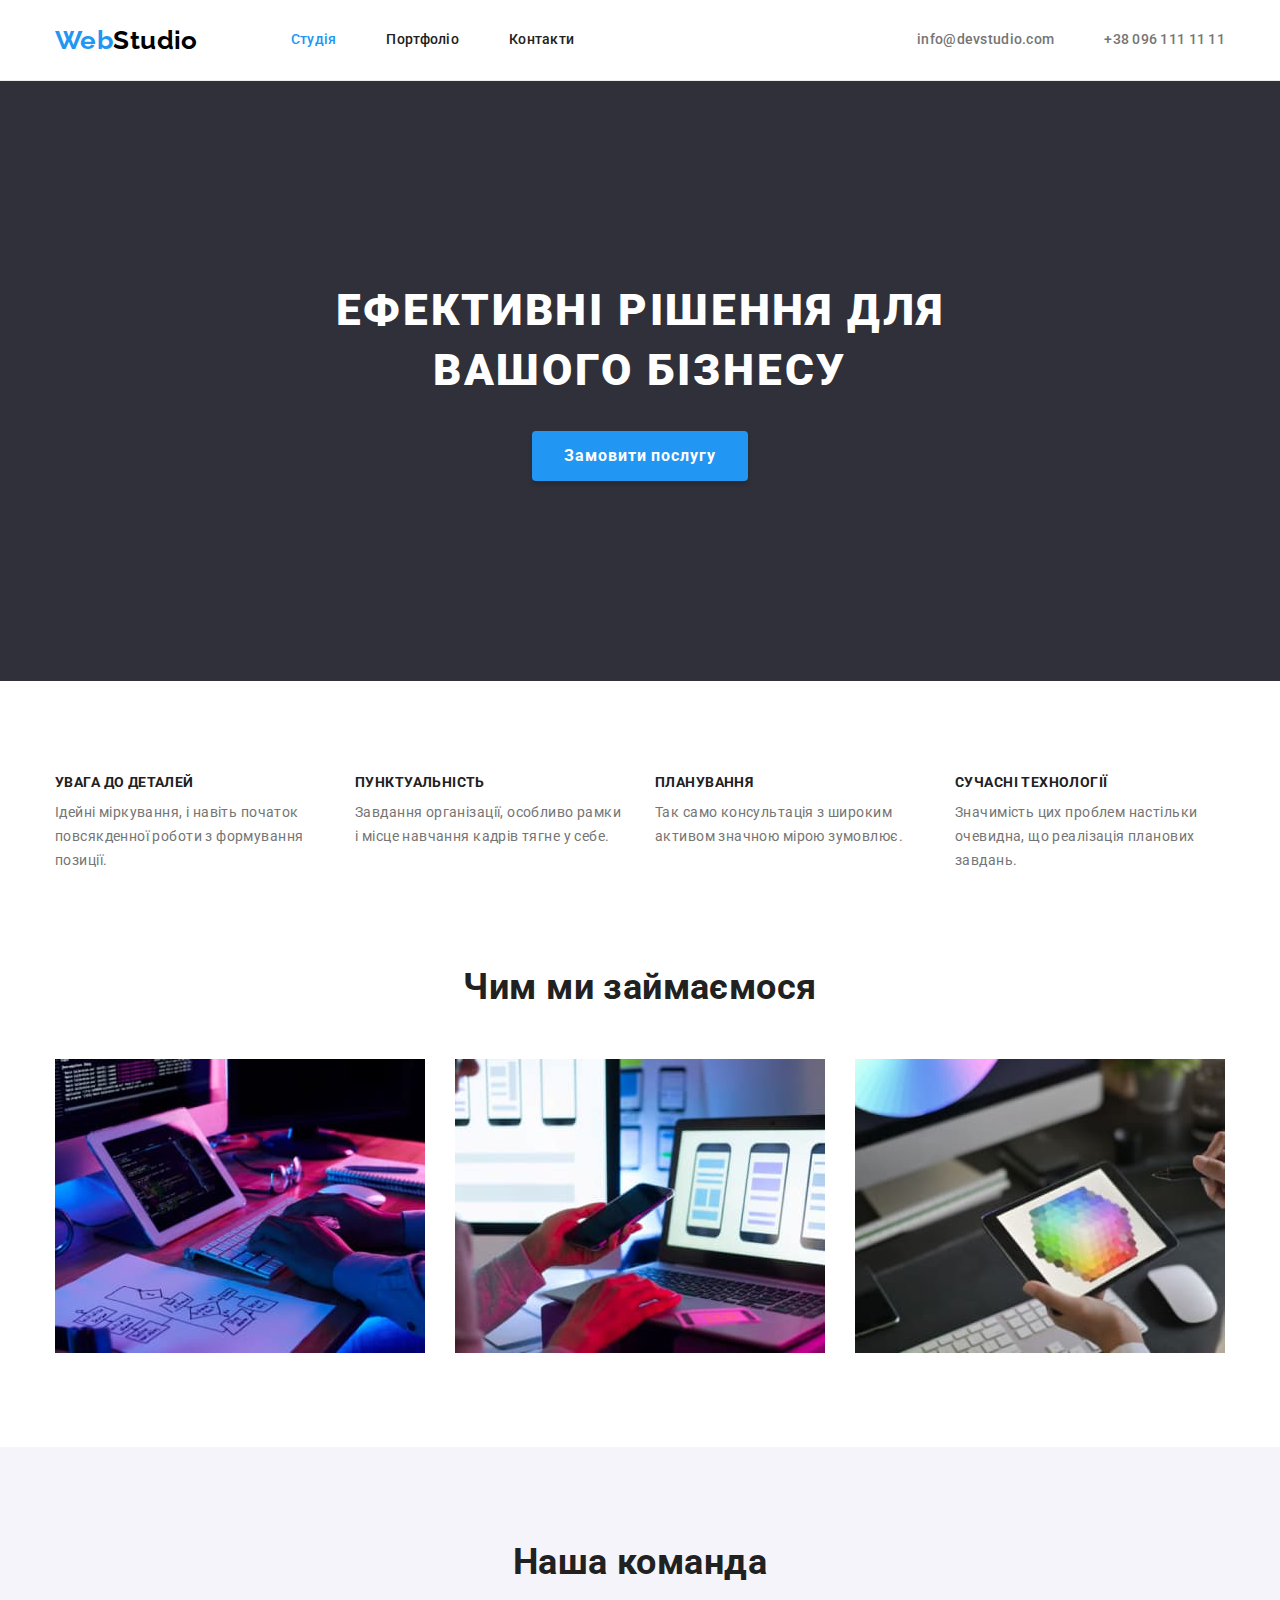
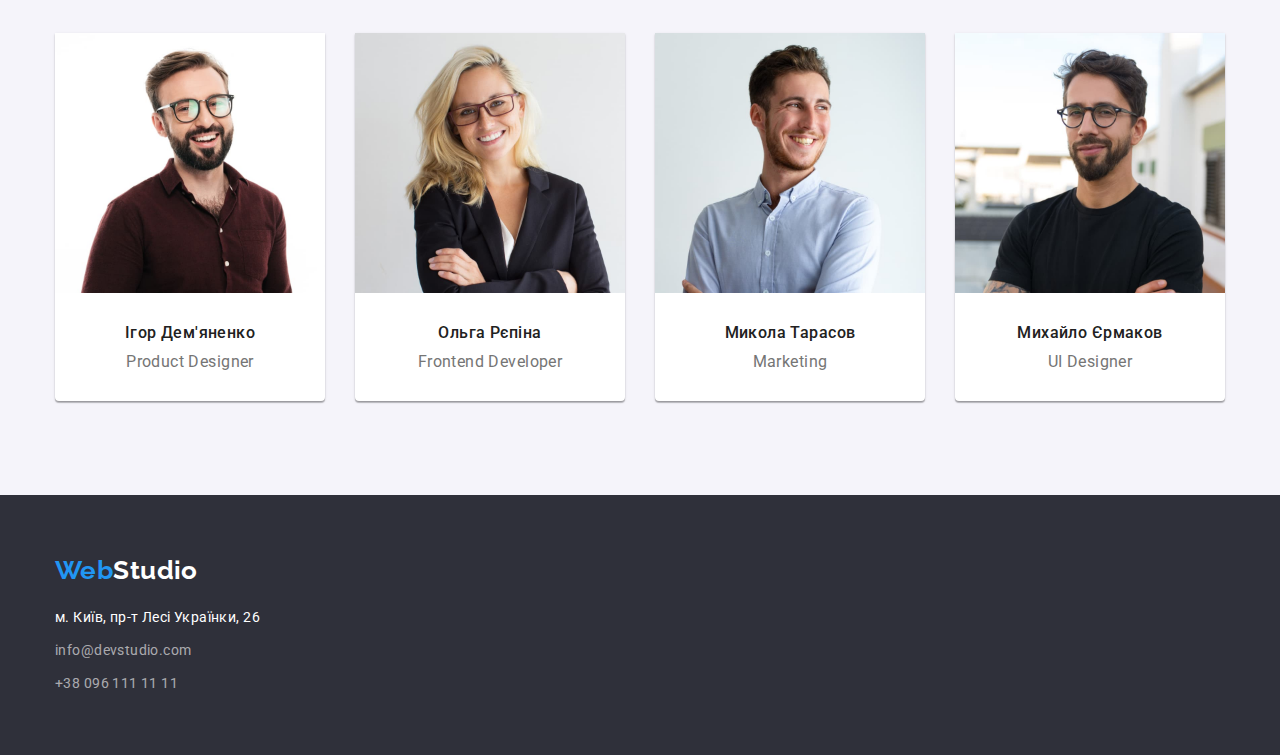
<file: index.html>
<!DOCTYPE html>
<html lang="uk">
  <head>
    <meta charset="UTF-8" />
    <meta http-equiv="X-UA-Compatible" content="IE=edge" />
    <meta name="viewport" content="width=device-width, initial-scale=1.0" />
    <title>Студія</title>
    <link rel="preconnect" href="https://fonts.googleapis.com" />
    <link rel="preconnect" href="https://fonts.gstatic.com" crossorigin />
    <link
      href="https://fonts.googleapis.com/css2?family=Raleway:wght@700&family=Roboto:wght@400;500;700;900&display=swap"
      rel="stylesheet"
    />
    <link
      rel="stylesheet"
      href="https://cdnjs.cloudflare.com/ajax/libs/modern-normalize/1.1.0/modern-normalize.min.css"
    />
    <link rel="stylesheet" href="./css/style.css" />
  </head>
  <body>
    <!-- Header -->
    <header class="page-header header-portfolio">
      <div class="container header-nav">
        <a href="" class="logo-text link"
          ><span class="logo">Web</span>Studio</a
        >

        <nav class="navigation">
          <ul class="site-nav list">
            <li class="item">
              <a href="./index.html" class="link active">Студія</a>
            </li>
            <li class="item">
              <a href="./portfolio.html" class="link">Портфоліо</a>
            </li>
            <li class="item"><a href="" class="link">Контакти</a></li>
          </ul>
        </nav>
        <ul class="auth-nav list">
          <li class="item">
            <a href="mailto:info@devstudio.com" class="link"
              >info@devstudio.com</a
            >
          </li>
          <li class="item">
            <a href="tel:+380961111111" class="link"> +38 096 111 11 11</a>
          </li>
        </ul>
      </div>
    </header>
    <!-- Main -->
    <main>
      <section class="section-block">
        <div class="container">
          <h1 class="hero">Ефективні рішення для вашого бізнесу</h1>
          <button type="button" class="hero-btn">Замовити послугу</button>
        </div>
      </section>

      <section class="section section-properties">
        <div class="container">
          <!-- Hidden -->
          <h2 class="visually-hidden">Наші переваги</h2>
          <ul class="properties list">
            <li class="item">
              <h3 class="properties-title">УВАГА ДО ДЕТАЛЕЙ</h3>
              <p class="properties-text">
                Ідейні міркування, і навіть початок повсякденної роботи з
                формування позиції.
              </p>
            </li>
            <li class="item">
              <h3 class="properties-title">ПУНКТУАЛЬНІСТЬ</h3>
              <p class="properties-text">
                Завдання організації, особливо рамки і місце навчання кадрів
                тягне у себе.
              </p>
            </li>
            <li class="item">
              <h3 class="properties-title">ПЛАНУВАННЯ</h3>
              <p class="properties-text">
                Так само консультація з широким активом значною мірою зумовлює.
              </p>
            </li>
            <li class="item">
              <h3 class="properties-title">СУЧАСНІ ТЕХНОЛОГІЇ</h3>
              <p class="properties-text">
                Значимість цих проблем настільки очевидна, що реалізація
                планових завдань.
              </p>
            </li>
          </ul>
        </div>
      </section>
      <section class="section section-project">
        <div class="container">
          <h2 class="project-title works">Чим ми займаємося</h2>
          <ul class="project-works list">
            <li class="item">
              <img src="./images/develop.jpg" alt="розробка" width="370" />
            </li>
            <li class="item">
              <img src="./images/testing.jpg" alt="тестування" width="370" />
            </li>
            <li class="item">
              <img src="./images/design.jpg" alt="дизайн" width="370" />
            </li>
          </ul>
        </div>
      </section>
      <section class="section section-team">
        <div class="container">
          <h2 class="project-title team">Наша команда</h2>
          <ul class="list team-block">
            <li class="team-card">
              <img
                class="photo"
                src="./images/ihor.jpg"
                alt="Ігор Дем'яненко"
                width="270"
              />
              <div class="details">
                <h3 class="team-name">Ігор Дем'яненко</h3>
                <p class="team-technician">Product Designer</p>
              </div>
            </li>
            <li class="team-card">
              <img
                class="photo"
                src="./images/olga.jpg"
                alt="Ольга Рєпіна"
                width="270"
              />
              <div class="details">
                <h3 class="team-name">Ольга Рєпіна</h3>
                <p class="team-technician">Frontend Developer</p>
              </div>
            </li>
            <li class="team-card">
              <img
                class="photo"
                src="./images/mikolai.jpg"
                alt="Микола Тарасов"
                width="270"
              />
              <div class="details">
                <h3 class="team-name">Микола Тарасов</h3>
                <p class="team-technician">Marketing</p>
              </div>
            </li>
            <li class="team-card">
              <img
                class="photo"
                src="./images/michael.jpg"
                alt="Михайло Єрмаков"
                width="270"
              />
              <div class="details">
                <h3 class="team-name">Михайло Єрмаков</h3>
                <p class="team-technician">UI Designer</p>
              </div>
            </li>
          </ul>
        </div>
      </section>
    </main>
    <!-- Footer -->
    <footer class="footer">
      <div class="container">
        <a href="" class="logo-text logo-footer link"
          ><span class="logo">Web</span>Studio</a
        >
        <address class="address-section">
          <ul class="address list">
            <li class="item">
              <a
                href="https://goo.gl/maps/CPtrU1FHBa2aNyZL9"
                target="_blank"
                rel="noopener noreferrer nofollow"
                class="link location"
                >м. Київ, пр-т Лесі Українки, 26</a
              >
            </li>
            <li class="item">
              <a href="mailto:info@devstudio.com" class="link footer-contact"
                >info@devstudio.com</a
              >
            </li>
            <li class="item">
              <a href="tel:+380961111111" class="link footer-contact">
                +38 096 111 11 11</a
              >
            </li>
          </ul>
        </address>
      </div>
    </footer>
  </body>
</html>
</file>
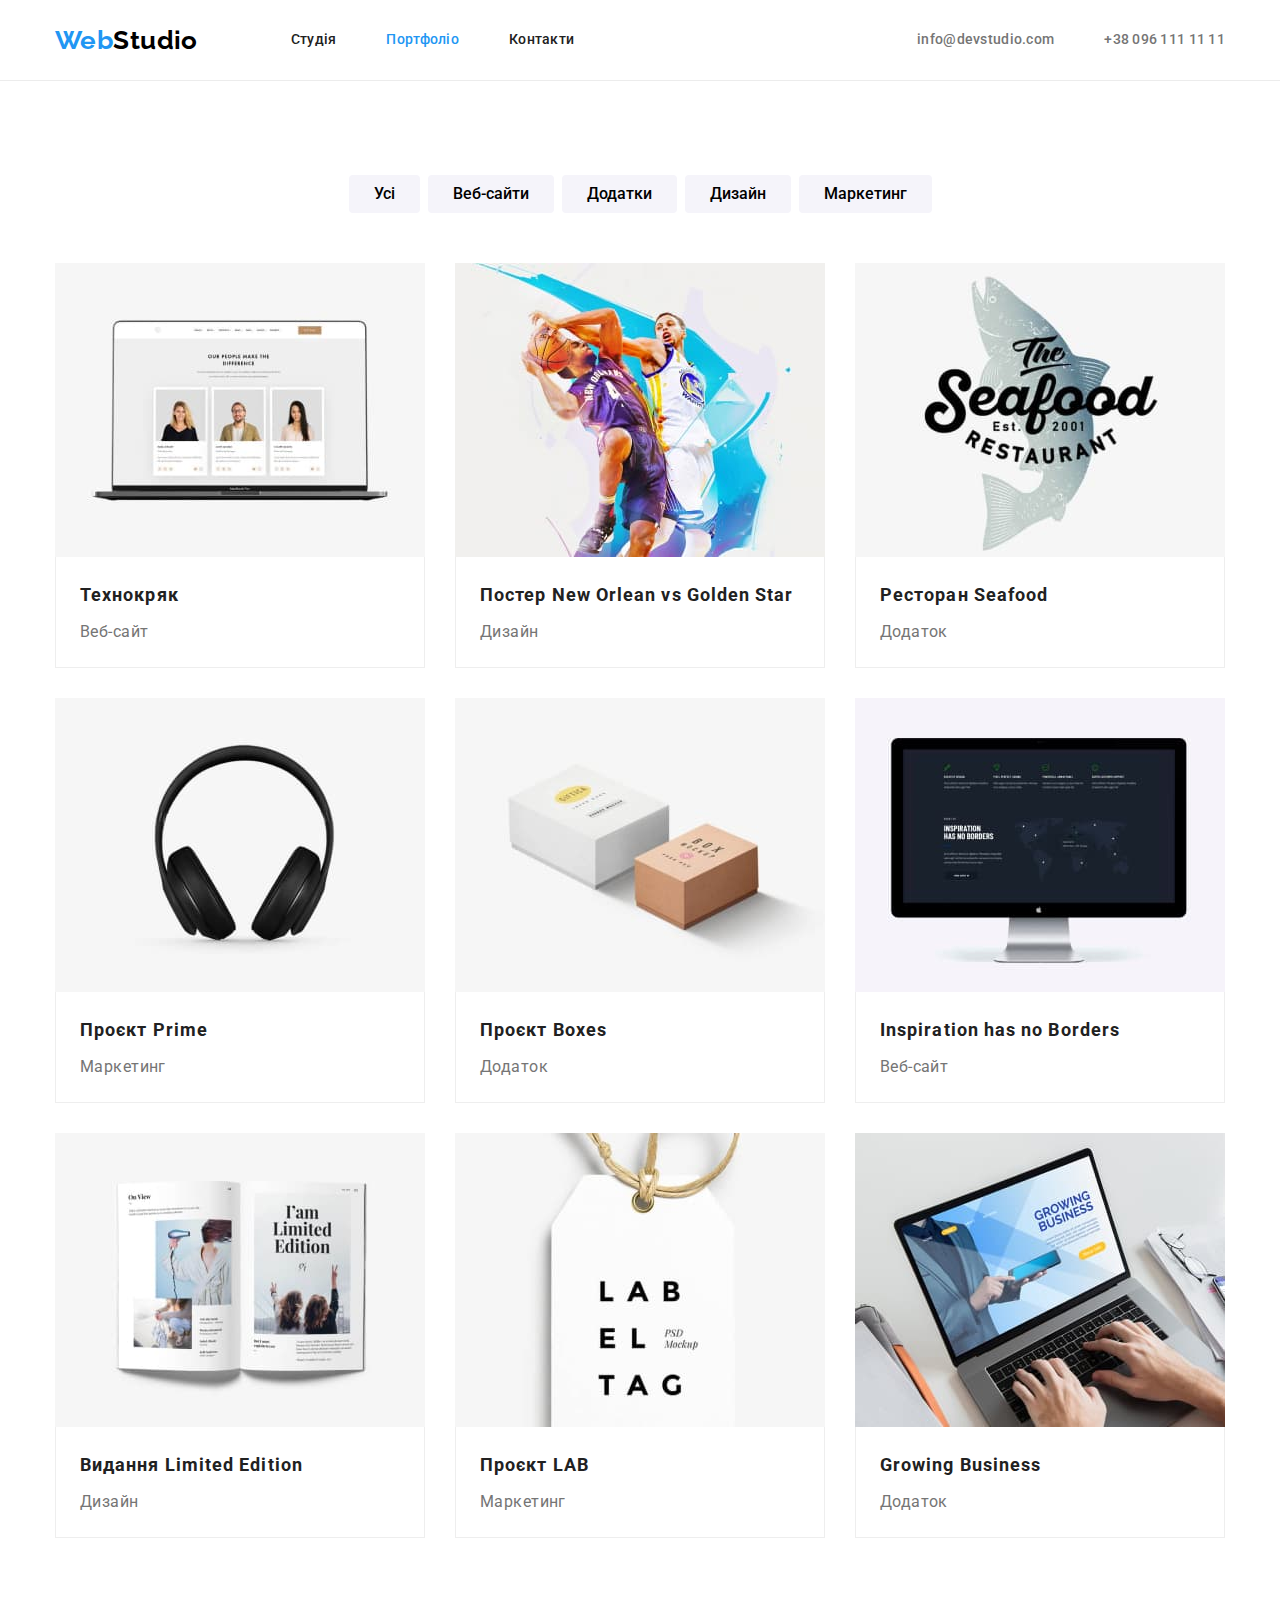
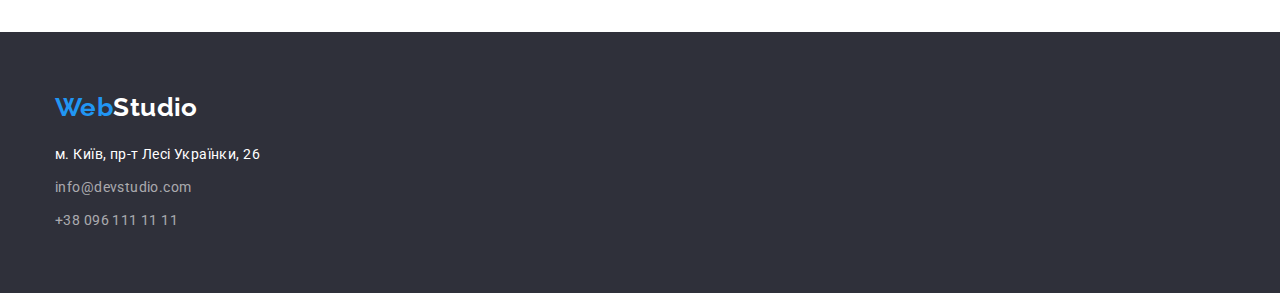
<file: portfolio.html>
<!DOCTYPE html>
<html lang="uk">
  <head>
    <meta charset="UTF-8" />
    <meta http-equiv="X-UA-Compatible" content="IE=edge" />
    <meta name="viewport" content="width=device-width, initial-scale=1.0" />
    <title>Портфоліо</title>
    <link rel="preconnect" href="https://fonts.googleapis.com" />
    <link rel="preconnect" href="https://fonts.gstatic.com" crossorigin />
    <link
      href="https://fonts.googleapis.com/css2?family=Raleway:wght@700&family=Roboto:wght@400;500;700;900&display=swap"
      rel="stylesheet"
    />
    <link
      rel="stylesheet"
      href="https://cdnjs.cloudflare.com/ajax/libs/modern-normalize/1.1.0/modern-normalize.min.css"
    />
    <link rel="stylesheet" href="./css/style.css" />
  </head>
  <body>
    <!-- Header -->
    <header class="page-header header-portfolio">
      <div class="container header-nav">
        <a href="" class="logo-text link"
          ><span class="logo">Web</span>Studio</a
        >

        <nav class="navigation">
          <ul class="site-nav list">
            <li class="item"><a href="./index.html" class="link">Студія</a></li>
            <li class="item">
              <a href="./portfolio.html" class="link active">Портфоліо</a>
            </li>
            <li class="item"><a href="" class="link">Контакти</a></li>
          </ul>
        </nav>
        <ul class="auth-nav list">
          <li class="item">
            <a href="mailto:info@devstudio.com" class="link"
              >info@devstudio.com</a
            >
          </li>
          <li class="item">
            <a href="tel:+380961111111" class="link"> +38 096 111 11 11</a>
          </li>
        </ul>
      </div>
    </header>
    <!-- Main -->
    <main>
      <section class="section section-portfolio">
        <div class="container">
          <!-- Hidden -->
          <h1 class="portfolio-hidden visually-hidden">Портфоліо</h1>

          <ul class="filters list">
            <!-- Buttons -->
            <li class="item">
              <button type="button" class="btn-filter">Усі</button>
            </li>
            <li class="item">
              <button type="button" class="btn-filter">Веб-сайти</button>
            </li>
            <li class="item">
              <button type="button" class="btn-filter">Додатки</button>
            </li>
            <li class="item">
              <button type="button" class="btn-filter">Дизайн</button>
            </li>
            <li class="item">
              <button type="button" class="btn-filter">Маркетинг</button>
            </li>
          </ul>

          <ul class="portfolio-list list">
            <li class="portfolio-card">
              <a href="" class="link">
                <img
                  src="./images/texnoxriak.jpg"
                  alt="Технокряк"
                  width="370"
                  height="294"
                />
                <div class="portfolio-site">
                  <h2 class="portfolio-title">Технокряк</h2>
                  <p class="portfolio-text">Веб-сайт</p>
                </div>
              </a>
            </li>
            <li class="portfolio-card">
              <a href="" class="link">
                <img
                  src="./images/new-orlean.jpg"
                  alt="Постер New Orlean vs Golden Star"
                  width="370"
                  height="294"
                />
                <div class="portfolio-site">
                  <h2 class="portfolio-title">
                    Постер New Orlean vs Golden Star
                  </h2>
                  <p class="portfolio-text">Дизайн</p>
                </div>
              </a>
            </li>
            <li class="portfolio-card">
              <a href="" class="link">
                <img
                  src="./images/seafood.jpg"
                  alt="Ресторан Seafood"
                  width="370"
                  height="294"
                />
                <div class="portfolio-site">
                  <h2 class="portfolio-title">Ресторан Seafood</h2>
                  <p class="portfolio-text">Додаток</p>
                </div>
              </a>
            </li>
            <li class="portfolio-card">
              <a href="" class="link">
                <img
                  src="./images/prime.jpg"
                  alt="Проєкт Prime"
                  width="370"
                  height="294"
                />
                <div class="portfolio-site">
                  <h2 class="portfolio-title">Проєкт Prime</h2>
                  <p class="portfolio-text">Маркетинг</p>
                </div>
              </a>
            </li>
            <li class="portfolio-card">
              <a href="" class="link">
                <img
                  src="./images/boxes.jpg"
                  alt="Проєкт Boxes"
                  width="370"
                  height="294"
                />
                <div class="portfolio-site">
                  <h2 class="portfolio-title">Проєкт Boxes</h2>
                  <p class="portfolio-text">Додаток</p>
                </div>
              </a>
            </li>
            <li class="portfolio-card">
              <a href="" class="link">
                <img
                  src="./images/inspiration.jpg"
                  alt="Inspiration has no Borders"
                  width="370"
                  height="294"
                />
                <div class="portfolio-site">
                  <h2 class="portfolio-title">Inspiration has no Borders</h2>
                  <p class="portfolio-text">Веб-сайт</p>
                </div>
              </a>
            </li>
            <li class="portfolio-card">
              <a href="" class="link">
                <img
                  src="./images/edition.jpg"
                  alt="Видання Limited Edition"
                  width="370"
                  height="294"
                />
                <div class="portfolio-site">
                  <h2 class="portfolio-title">Видання Limited Edition</h2>
                  <p class="portfolio-text">Дизайн</p>
                </div>
              </a>
            </li>
            <li class="portfolio-card">
              <a href="" class="link">
                <img
                  src="./images/lab.jpg"
                  alt="Проєкт LAB"
                  width="370"
                  height="294"
                />
                <div class="portfolio-site">
                  <h2 class="portfolio-title">Проєкт LAB</h2>
                  <p class="portfolio-text">Маркетинг</p>
                </div>
              </a>
            </li>
            <li class="portfolio-card">
              <a href="" class="link">
                <img
                  src="./images/growing-business.jpg"
                  alt="Growing Business"
                  width="370"
                  height="294"
                />
                <div class="portfolio-site">
                  <h2 class="portfolio-title">Growing Business</h2>
                  <p class="portfolio-text">Додаток</p>
                </div>
              </a>
            </li>
          </ul>
        </div>
      </section>
    </main>
    <!-- Footer -->
    <footer class="footer">
      <div class="container">
        <a href="" class="logo-text logo-footer link"
          ><span class="logo">Web</span>Studio</a
        >
        <address class="address-section">
          <ul class="address list">
            <li class="item">
              <a
                href="https://goo.gl/maps/CPtrU1FHBa2aNyZL9"
                target="_blank"
                rel="noopener noreferrer nofollow"
                class="link location"
                >м. Київ, пр-т Лесі Українки, 26</a
              >
            </li>
            <li class="item">
              <a href="mailto:info@devstudio.com" class="link footer-contact"
                >info@devstudio.com</a
              >
            </li>
            <li class="item">
              <a href="tel:+380961111111" class="link footer-contact">
                +38 096 111 11 11</a
              >
            </li>
          </ul>
        </address>
      </div>
    </footer>
  </body>
</html>
</file>
<file: css/style.css>
:root {
  --primary-text-color: #212121;
  --active-color: #2196f3;
  --accent-color-logo: #2196f3;
  --bg-hero-btn: #2196f3;
  --color-logo-text: #000000;
  --secondary-text-color: #757575;
  --bg-section: #2f303a;
  --light-text-color: #ffffff;
  --light-bg-color: #ffffff;
  --secondary-light-bg: #f5f4fa;
  --bg-color-btn: #f5f4fa;
  --border-header-line: #ececec;
  --light-border-line: #cccccc;
}

html {
  box-sizing: border-box;
}
*,
*::before,
*::after {
  box-sizing: inherit;
}
/* Сброс стилей */
h1,
h2,
h3,
h4,
h5,
h6,
p {
  margin-top: 0;
  margin-bottom: 0;
}

ul {
  margin-top: 0;
  margin-bottom: 0;
  padding-left: 0;
}
body {
  font-family: "Roboto", sans-serif;
  font-weight: 400;
  font-size: 14px;
  color: var(--primary-text-color);
  letter-spacing: 0.03em;
}
.link {
  text-decoration: none;
}
.list {
  list-style: none;
}
img {
  display: block;
  max-width: 100%;
  height: auto;
}

.visually-hidden {
  position: absolute;
  white-space: nowrap;
  width: 1px;
  height: 1px;
  overflow: hidden;
  border: 0;
  padding: 0;
  clip: rect(0 0 0 0);
  clip-path: inset(50%);
  margin: -1px;
}
.container {
  margin-left: auto;
  margin-right: auto;
  width: 1200px;
  padding-left: 15px;
  padding-right: 15px;
}

.header-nav {
  display: flex;
  align-items: center;
}
.header-nav .logo-text {
  margin-right: 93px;
}
.logo-text.link {
  display: block;
}
.logo-text {
  color: var(--color-logo-text);
  font-family: "Raleway";
  font-weight: 700;
  font-size: 26px;
  line-height: 1.19;
}
.logo {
  color: var(--accent-color-logo);
}
.site-nav {
  display: flex;
}
.site-nav .active.link {
  color: var(--active-color);
}
.site-nav .item:not(:last-child) {
  margin-right: 50px;
}
.site-nav .link {
  display: block;
  padding: 32px 0;
  font-weight: 500;
  line-height: 1.14;
  letter-spacing: 0.02em;
  color: var(--primary-text-color);
}

.auth-nav {
  display: flex;
  margin-left: auto;
}
.auth-nav .item:not(:last-child) {
  margin-right: 50px;
}
.auth-nav .link {
  display: block;
  padding: 32px 0;
  font-weight: 500;
  line-height: 1.14;
  letter-spacing: 0.02em;
  color: var(--secondary-text-color);
}
.site-nav .link:hover,
.auth-nav .link:hover,
.site-nav .link:focus,
.auth-nav .link:focus,
.address .link:hover,
.address .link:focus {
  color: var(--active-color);
}
.section {
  padding: 94px 0;
}
.section-block {
  text-align: center;
  background-color: var(--bg-section);
  padding: 200px 0;
}

.hero {
  width: 696px;
  margin-left: auto;
  margin-right: auto;
  margin-bottom: 30px;
  font-weight: 900;
  font-size: 44px;
  line-height: 1.36;
  text-align: center;
  letter-spacing: 0.06em;
  text-transform: uppercase;
  color: var(--light-text-color);
}

.hero-btn {
  padding: 10px 32px;
  font-weight: 700;
  font-size: 16px;
  line-height: 1.88;
  border: none;
  letter-spacing: 0.06em;
  background: var(--bg-hero-btn);
  box-shadow: 0px 4px 4px rgba(0, 0, 0, 0.15);
  border-radius: 4px;
  color: var(--light-text-color);
  cursor: pointer;
}
.properties-title {
  margin-bottom: 10px;
  font-weight: 700;
  font-size: 14px;
  line-height: 1.14;
  text-transform: uppercase;
}
.properties-text {
  line-height: 1.71;
  color: var(--secondary-text-color);
}
.properties {
  display: flex;
  flex-wrap: wrap;
}
.properties .item {
  width: calc((100% - 90px) / 4);
}
.properties .item:not(:last-child) {
  margin-right: 30px;
}
.section-project {
  padding-top: 0;
}
.project-works {
  display: flex;
}
.project-works .item:not(:last-child) {
  margin-right: 30px;
}
.project-title {
  margin-bottom: 50px;
  font-weight: 700;
  font-size: 36px;
  line-height: 1.17;
  text-align: center;
}
.section-team {
  background-color: var(--secondary-light-bg);
}
.team-block {
  display: flex;
}
.team-card {
  background-color: var(--light-bg-color);
  box-shadow: 0px 1px 3px rgba(0, 0, 0, 0.12), 0px 1px 1px rgba(0, 0, 0, 0.14),
    0px 2px 1px rgba(0, 0, 0, 0.2);
  border-radius: 0px 0px 4px 4px;
}
.team-card:not(:last-child) {
  margin-right: 30px;
}
.team-card .details {
  padding: 30px 0;
}
.team-name {
  margin-bottom: 10px;
  font-weight: 500;
  font-size: 16px;
  line-height: 1.19;
  text-align: center;
}
.team-technician {
  font-size: 16px;
  line-height: 1.19;
  text-align: center;
  color: var(--secondary-text-color);
}

.location {
  line-height: 1.71;
  font-style: normal;
  color: var(--light-text-color);
}
.address .item:not(:last-child) {
  margin-bottom: 9px;
}
.btn-filter {
  display: block;
  padding: 6px 25px;
  font-weight: 500;
  font-size: 16px;
  line-height: 1.62;
  font-family: "Roboto";
  font-style: normal;
  background: var(--bg-color-btn);
  border-radius: 4px;
  border: none;
}
.btn-filter:hover,
.btn-filter:focus {
  font-weight: 500;
  font-size: 16px;
  line-height: 1.62;
  text-align: center;
  color: var(--light-text-color);
  background: var(--active-color);
  box-shadow: 0px 3px 1px rgba(0, 0, 0, 0.1), 0px 1px 2px rgba(0, 0, 0, 0.08),
    0px 2px 2px rgba(0, 0, 0, 0.12);
  border-radius: 4px;
  cursor: pointer;
}
.portfolio-list {
  display: flex;
  flex-wrap: wrap;
}
.portfolio-title {
  margin-bottom: 4px;
  font-weight: 700;
  font-size: 18px;
  line-height: 2;
  letter-spacing: 0.06em;
  color: var(--primary-text-color);
}
.portfolio-text {
  font-size: 16px;
  line-height: 1.88;
  color: var(--secondary-text-color);
}
.portfolio-card {
  width: calc((100% - 60px) / 3);
}
.portfolio-card:not(:nth-child(3n)) {
  margin-right: 30px;
}
.portfolio-card:not(:nth-last-child(-n + 3)) {
  margin-bottom: 30px;
}
.portfolio-site {
  padding: 20px 24px;
  border: 1px solid #eeeeee;
  border-top: none;
}
.header-portfolio {
  border-bottom: 1px solid var(--border-header-line);
}
.filters {
  display: flex;
  justify-content: center;
  margin-bottom: 50px;
}
.filters .item:not(:last-child) {
  margin-right: 8px;
}
.footer {
  padding: 60px 0;
  background-color: var(--bg-section);
}
.footer .logo-text {
  color: var(--light-text-color);
}
.logo-footer {
  margin-bottom: 20px;
}
.footer-contact {
  line-height: 1.71;
  font-style: normal;
  color: rgba(255, 255, 255, 0.6);
}
</file>
